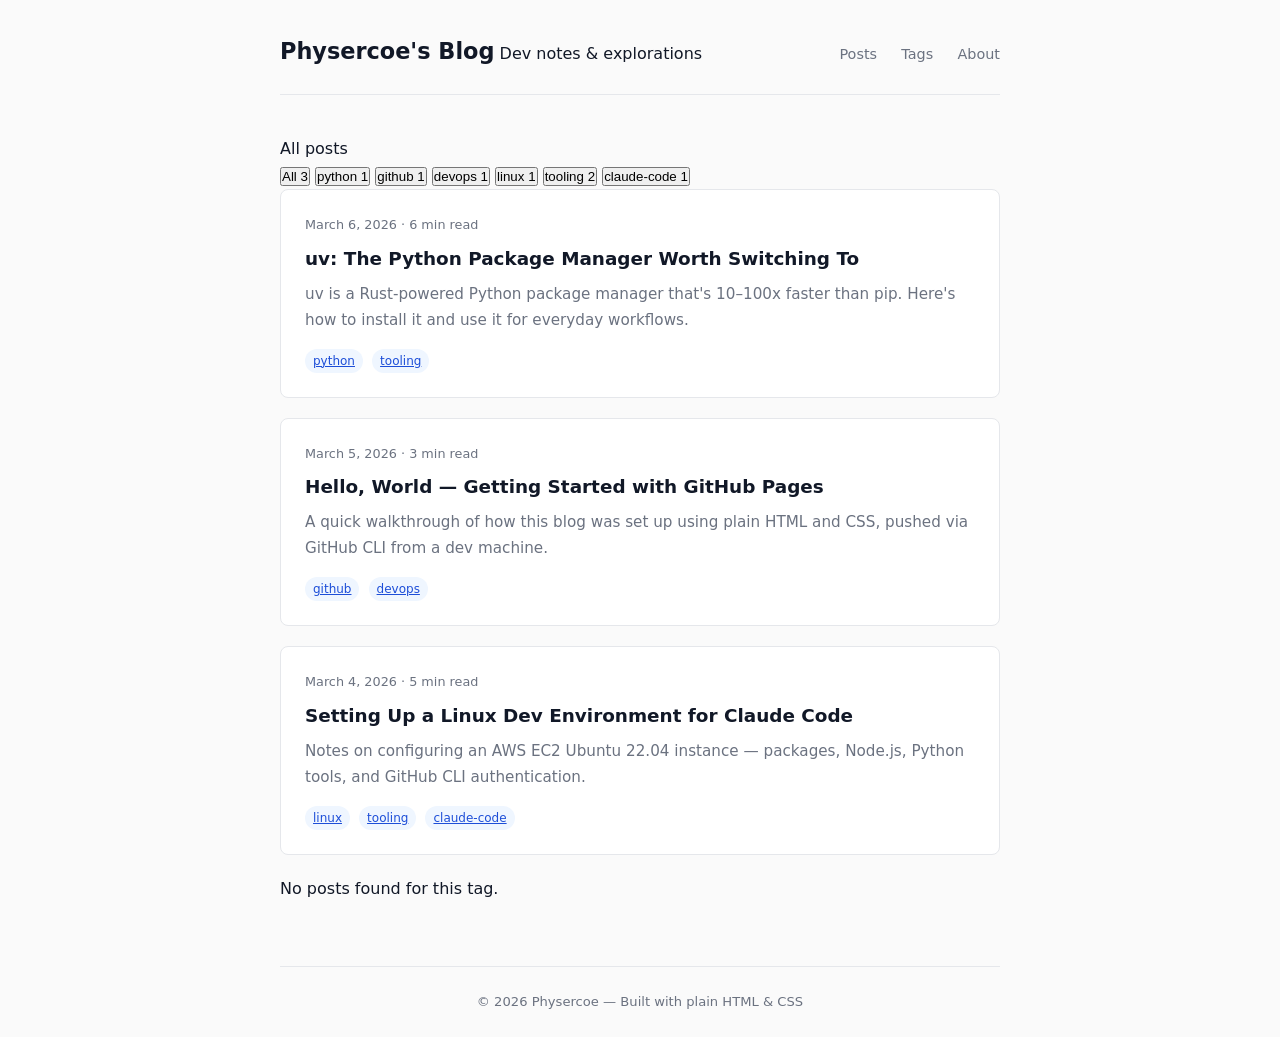
<file: index.html>
<!DOCTYPE html>
<html lang="en">
<head>
  <meta charset="UTF-8">
  <meta name="viewport" content="width=device-width, initial-scale=1.0">
  <title>Physercoe's Blog</title>
  <link rel="stylesheet" href="style.css">
</head>
<body>

<header>
  <div class="site-brand">
    <a class="site-title" href="/">Physercoe's Blog</a>
    <span class="site-tagline">Dev notes &amp; explorations</span>
  </div>
  <nav>
    <a href="/" class="active">Posts</a>
    <a href="tags.html">Tags</a>
    <a href="about.html">About</a>
  </nav>
</header>

<main>
  <p class="section-heading">All posts</p>

  <!-- Tag filter bar -->
  <div class="tag-filter" id="tagFilter">
    <button class="filter-btn active" data-tag="all">All <span class="count">3</span></button>
    <button class="filter-btn" data-tag="python">python <span class="count">1</span></button>
    <button class="filter-btn" data-tag="github">github <span class="count">1</span></button>
    <button class="filter-btn" data-tag="devops">devops <span class="count">1</span></button>
    <button class="filter-btn" data-tag="linux">linux <span class="count">1</span></button>
    <button class="filter-btn" data-tag="tooling">tooling <span class="count">2</span></button>
    <button class="filter-btn" data-tag="claude-code">claude-code <span class="count">1</span></button>
  </div>

  <ul class="post-list" id="postList">

    <li class="post-card" data-tags="python tooling">
      <div class="meta">
        <span>March 6, 2026</span>
        <span class="dot">&middot;</span>
        <span>6 min read</span>
      </div>
      <h2><a href="posts/python-uv.html">uv: The Python Package Manager Worth Switching To</a></h2>
      <p class="excerpt">uv is a Rust-powered Python package manager that's 10–100x faster than pip. Here's how to install it and use it for everyday workflows.</p>
      <div class="tags">
        <a class="tag" href="tags.html#python">python</a>
        <a class="tag" href="tags.html#tooling">tooling</a>
      </div>
    </li>

    <li class="post-card" data-tags="github devops">
      <div class="meta">
        <span>March 5, 2026</span>
        <span class="dot">&middot;</span>
        <span>3 min read</span>
      </div>
      <h2><a href="posts/hello-world.html">Hello, World — Getting Started with GitHub Pages</a></h2>
      <p class="excerpt">A quick walkthrough of how this blog was set up using plain HTML and CSS, pushed via GitHub CLI from a dev machine.</p>
      <div class="tags">
        <a class="tag" href="tags.html#github">github</a>
        <a class="tag" href="tags.html#devops">devops</a>
      </div>
    </li>

    <li class="post-card" data-tags="linux tooling claude-code">
      <div class="meta">
        <span>March 4, 2026</span>
        <span class="dot">&middot;</span>
        <span>5 min read</span>
      </div>
      <h2><a href="posts/dev-environment.html">Setting Up a Linux Dev Environment for Claude Code</a></h2>
      <p class="excerpt">Notes on configuring an AWS EC2 Ubuntu 22.04 instance — packages, Node.js, Python tools, and GitHub CLI authentication.</p>
      <div class="tags">
        <a class="tag" href="tags.html#linux">linux</a>
        <a class="tag" href="tags.html#tooling">tooling</a>
        <a class="tag" href="tags.html#claude-code">claude-code</a>
      </div>
    </li>

  </ul>
  <p class="no-results" id="noResults">No posts found for this tag.</p>
</main>

<footer>
  &copy; 2026 Physercoe &mdash; Built with plain HTML &amp; CSS
</footer>

<script>
  const filterBtns = document.querySelectorAll('.filter-btn');
  const posts = document.querySelectorAll('.post-card');
  const noResults = document.getElementById('noResults');

  filterBtns.forEach(btn => {
    btn.addEventListener('click', () => {
      const tag = btn.dataset.tag;

      filterBtns.forEach(b => b.classList.remove('active'));
      btn.classList.add('active');

      let visible = 0;
      posts.forEach(post => {
        const tags = post.dataset.tags.split(' ');
        const show = tag === 'all' || tags.includes(tag);
        post.classList.toggle('hidden', !show);
        if (show) visible++;
      });

      noResults.classList.toggle('visible', visible === 0);
    });
  });

  // Make entire card clickable
  document.querySelectorAll('.post-card').forEach(card => {
    card.addEventListener('click', e => {
      if (e.target.tagName === 'A') return;
      card.querySelector('h2 a').click();
    });
  });
</script>

</body>
</html>
</file>
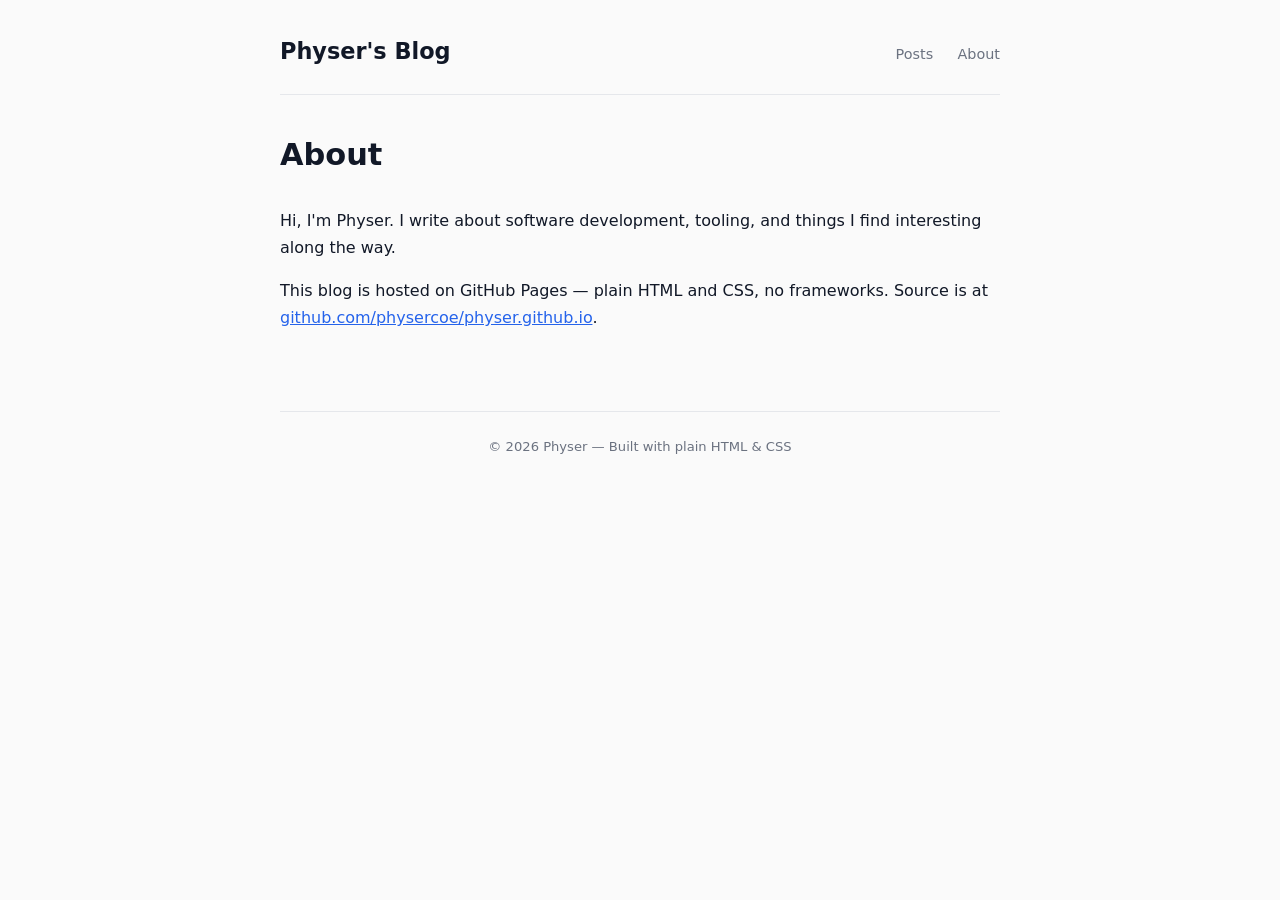
<file: about.html>
<!DOCTYPE html>
<html lang="en">
<head>
  <meta charset="UTF-8">
  <meta name="viewport" content="width=device-width, initial-scale=1.0">
  <title>About — Physer's Blog</title>
  <link rel="stylesheet" href="style.css">
</head>
<body>

<header>
  <a class="site-title" href="/">Physer's Blog</a>
  <nav>
    <a href="/">Posts</a>
    <a href="about.html">About</a>
  </nav>
</header>

<main>
  <div class="post-header">
    <h1>About</h1>
  </div>
  <div class="post-body">
    <p>
      Hi, I'm Physer. I write about software development, tooling, and things I find
      interesting along the way.
    </p>
    <p>
      This blog is hosted on GitHub Pages — plain HTML and CSS, no frameworks.
      Source is at <a href="https://github.com/physercoe/physer.github.io" style="color:var(--accent)">github.com/physercoe/physer.github.io</a>.
    </p>
  </div>
</main>

<footer>
  &copy; 2026 Physer &mdash; Built with plain HTML &amp; CSS
</footer>

</body>
</html>
</file>
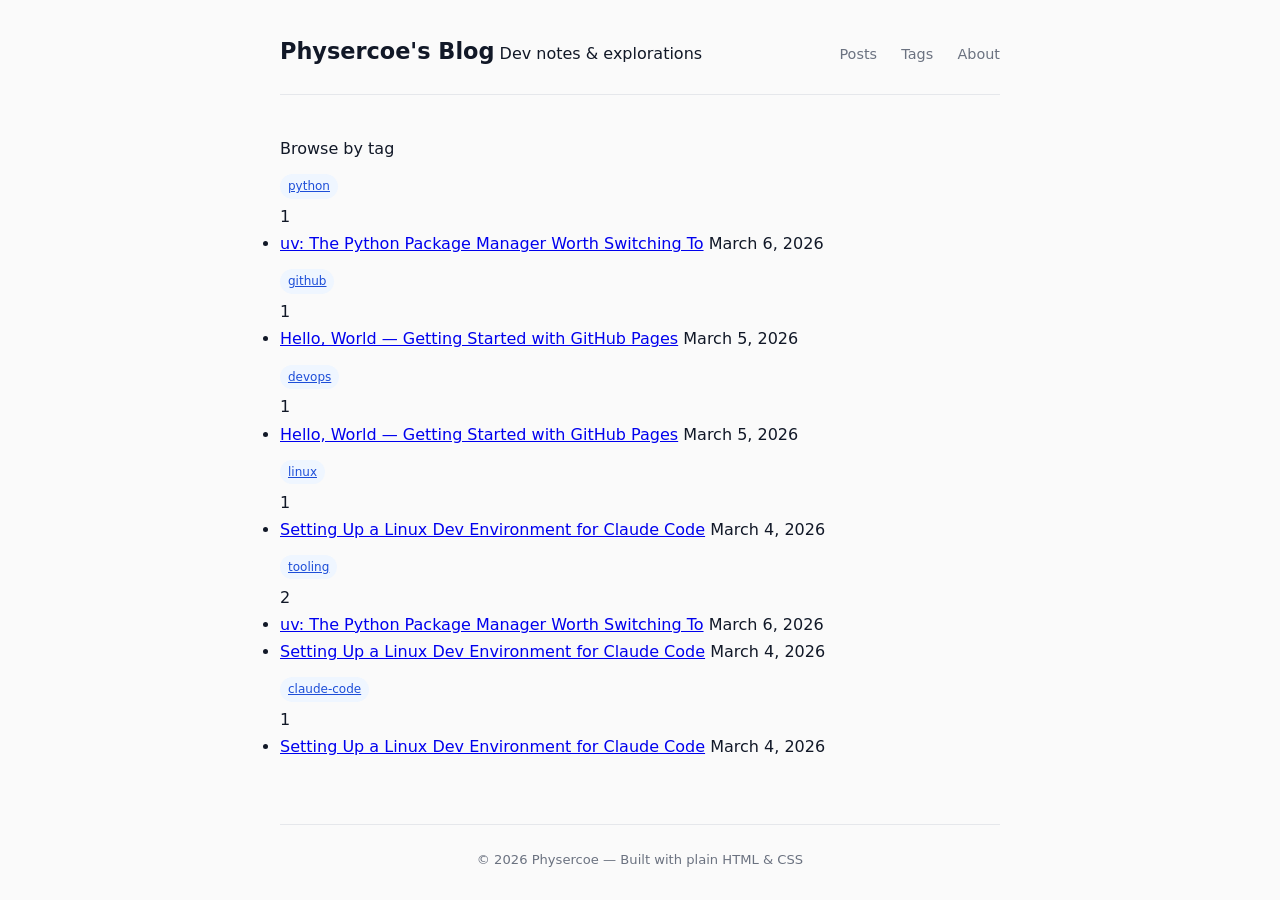
<file: tags.html>
<!DOCTYPE html>
<html lang="en">
<head>
  <meta charset="UTF-8">
  <meta name="viewport" content="width=device-width, initial-scale=1.0">
  <title>Tags — Physercoe's Blog</title>
  <link rel="stylesheet" href="style.css">
</head>
<body>

<header>
  <div class="site-brand">
    <a class="site-title" href="/">Physercoe's Blog</a>
    <span class="site-tagline">Dev notes &amp; explorations</span>
  </div>
  <nav>
    <a href="/">Posts</a>
    <a href="tags.html" class="active">Tags</a>
    <a href="about.html">About</a>
  </nav>
</header>

<main>
  <p class="section-heading">Browse by tag</p>

  <div id="python" class="tag-group">
    <div class="tag-group-header">
      <h2><a class="tag" href="tags.html#python">python</a></h2>
      <span class="tag-count-badge">1</span>
    </div>
    <ul class="tag-post-list">
      <li class="tag-post-item">
        <a href="posts/python-uv.html">uv: The Python Package Manager Worth Switching To</a>
        <span class="date">March 6, 2026</span>
      </li>
    </ul>
  </div>

  <div id="github" class="tag-group">
    <div class="tag-group-header">
      <h2><a class="tag" href="tags.html#github">github</a></h2>
      <span class="tag-count-badge">1</span>
    </div>
    <ul class="tag-post-list">
      <li class="tag-post-item">
        <a href="posts/hello-world.html">Hello, World — Getting Started with GitHub Pages</a>
        <span class="date">March 5, 2026</span>
      </li>
    </ul>
  </div>

  <div id="devops" class="tag-group">
    <div class="tag-group-header">
      <h2><a class="tag" href="tags.html#devops">devops</a></h2>
      <span class="tag-count-badge">1</span>
    </div>
    <ul class="tag-post-list">
      <li class="tag-post-item">
        <a href="posts/hello-world.html">Hello, World — Getting Started with GitHub Pages</a>
        <span class="date">March 5, 2026</span>
      </li>
    </ul>
  </div>

  <div id="linux" class="tag-group">
    <div class="tag-group-header">
      <h2><a class="tag" href="tags.html#linux">linux</a></h2>
      <span class="tag-count-badge">1</span>
    </div>
    <ul class="tag-post-list">
      <li class="tag-post-item">
        <a href="posts/dev-environment.html">Setting Up a Linux Dev Environment for Claude Code</a>
        <span class="date">March 4, 2026</span>
      </li>
    </ul>
  </div>

  <div id="tooling" class="tag-group">
    <div class="tag-group-header">
      <h2><a class="tag" href="tags.html#tooling">tooling</a></h2>
      <span class="tag-count-badge">2</span>
    </div>
    <ul class="tag-post-list">
      <li class="tag-post-item">
        <a href="posts/python-uv.html">uv: The Python Package Manager Worth Switching To</a>
        <span class="date">March 6, 2026</span>
      </li>
      <li class="tag-post-item">
        <a href="posts/dev-environment.html">Setting Up a Linux Dev Environment for Claude Code</a>
        <span class="date">March 4, 2026</span>
      </li>
    </ul>
  </div>

  <div id="claude-code" class="tag-group">
    <div class="tag-group-header">
      <h2><a class="tag" href="tags.html#claude-code">claude-code</a></h2>
      <span class="tag-count-badge">1</span>
    </div>
    <ul class="tag-post-list">
      <li class="tag-post-item">
        <a href="posts/dev-environment.html">Setting Up a Linux Dev Environment for Claude Code</a>
        <span class="date">March 4, 2026</span>
      </li>
    </ul>
  </div>

</main>

<footer>
  &copy; 2026 Physercoe &mdash; Built with plain HTML &amp; CSS
</footer>

</body>
</html>
</file>
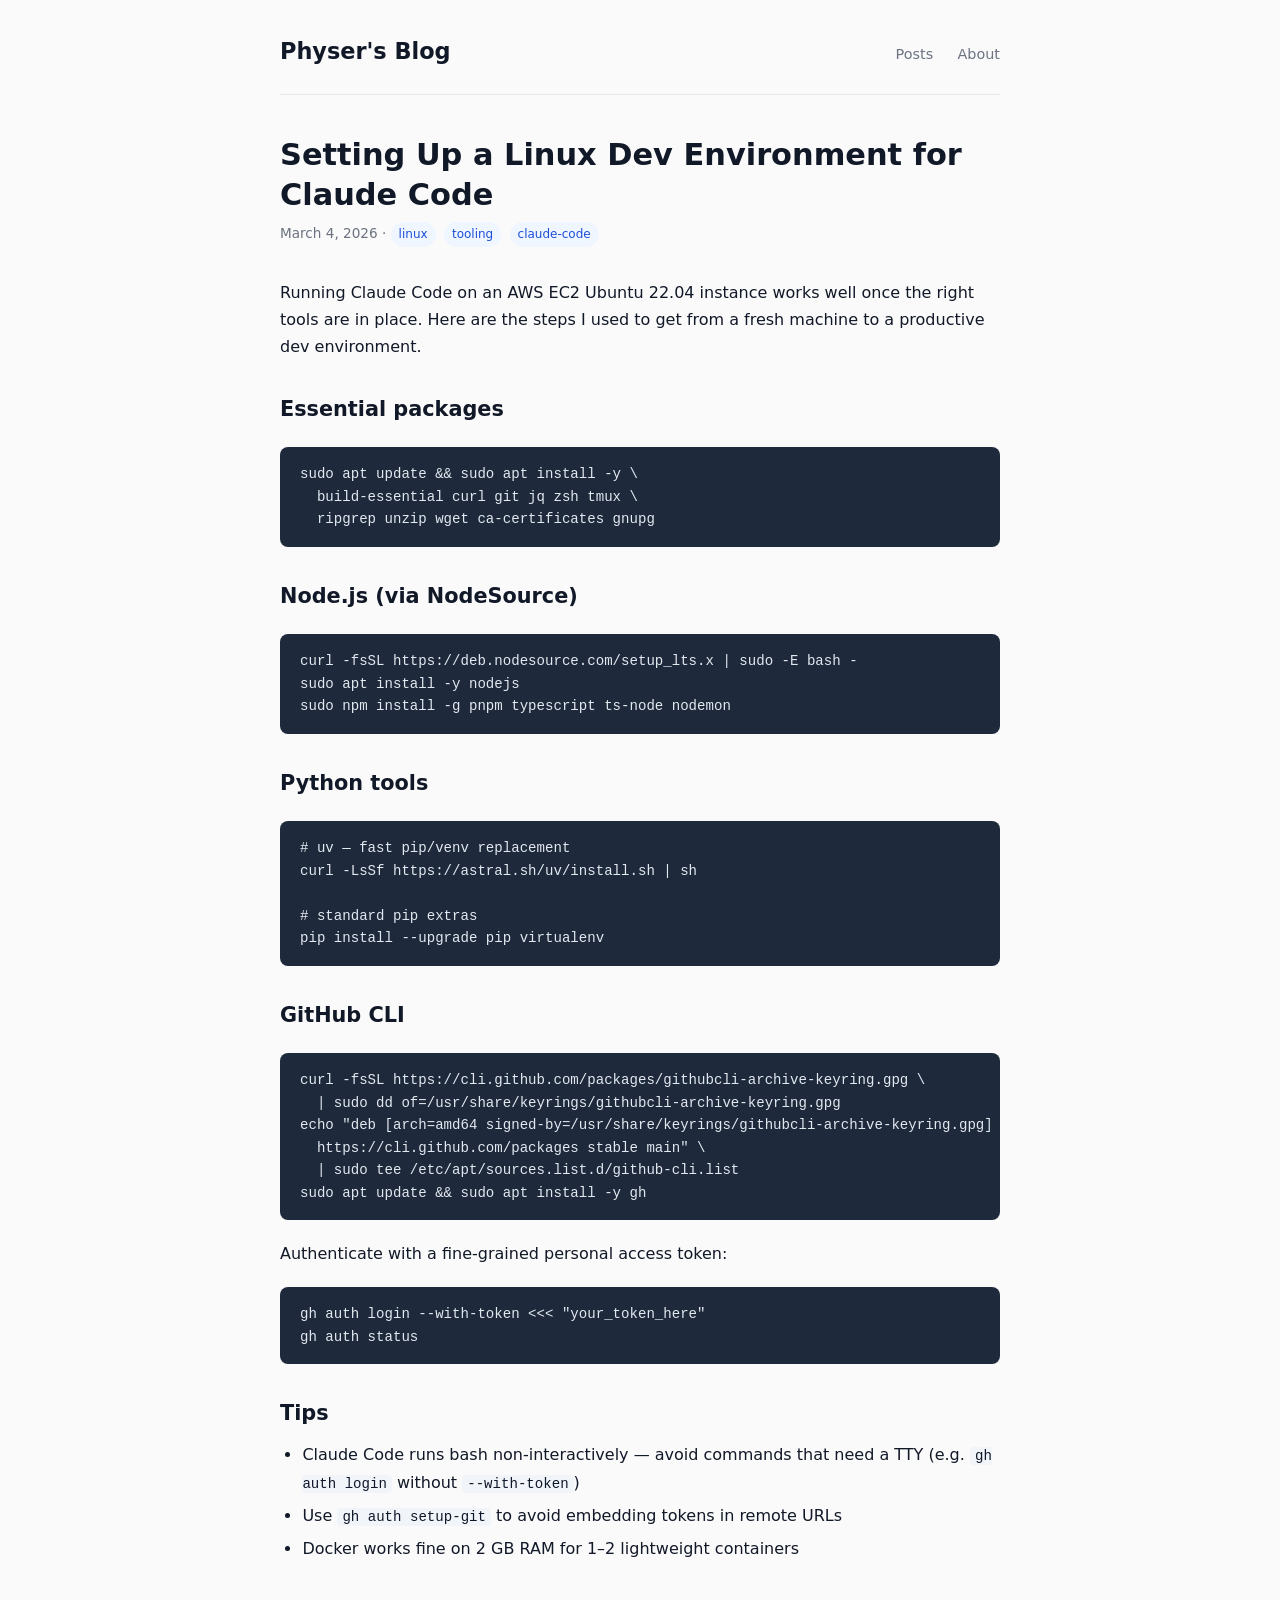
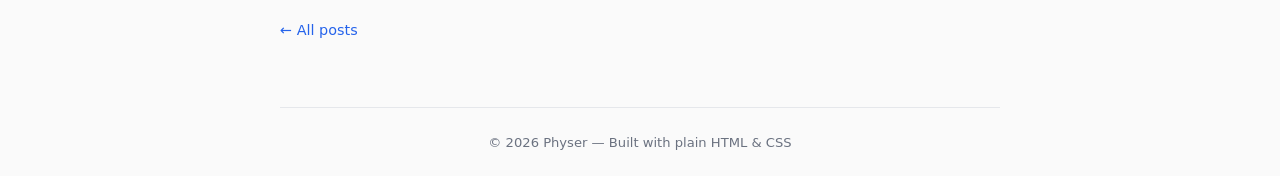
<file: posts/dev-environment.html>
<!DOCTYPE html>
<html lang="en">
<head>
  <meta charset="UTF-8">
  <meta name="viewport" content="width=device-width, initial-scale=1.0">
  <title>Setting Up a Linux Dev Environment — Physer's Blog</title>
  <link rel="stylesheet" href="../style.css">
</head>
<body>

<header>
  <a class="site-title" href="/">Physer's Blog</a>
  <nav>
    <a href="/">Posts</a>
    <a href="../about.html">About</a>
  </nav>
</header>

<main>
  <article>
    <div class="post-header">
      <h1>Setting Up a Linux Dev Environment for Claude Code</h1>
      <div class="meta">March 4, 2026 &middot; <span class="tag">linux</span> <span class="tag">tooling</span> <span class="tag">claude-code</span></div>
    </div>

    <div class="post-body">
      <p>
        Running Claude Code on an AWS EC2 Ubuntu 22.04 instance works well once the
        right tools are in place. Here are the steps I used to get from a fresh machine
        to a productive dev environment.
      </p>

      <h2>Essential packages</h2>
      <pre><code>sudo apt update && sudo apt install -y \
  build-essential curl git jq zsh tmux \
  ripgrep unzip wget ca-certificates gnupg</code></pre>

      <h2>Node.js (via NodeSource)</h2>
      <pre><code>curl -fsSL https://deb.nodesource.com/setup_lts.x | sudo -E bash -
sudo apt install -y nodejs
sudo npm install -g pnpm typescript ts-node nodemon</code></pre>

      <h2>Python tools</h2>
      <pre><code># uv — fast pip/venv replacement
curl -LsSf https://astral.sh/uv/install.sh | sh

# standard pip extras
pip install --upgrade pip virtualenv</code></pre>

      <h2>GitHub CLI</h2>
      <pre><code>curl -fsSL https://cli.github.com/packages/githubcli-archive-keyring.gpg \
  | sudo dd of=/usr/share/keyrings/githubcli-archive-keyring.gpg
echo "deb [arch=amd64 signed-by=/usr/share/keyrings/githubcli-archive-keyring.gpg] \
  https://cli.github.com/packages stable main" \
  | sudo tee /etc/apt/sources.list.d/github-cli.list
sudo apt update && sudo apt install -y gh</code></pre>

      <p>Authenticate with a fine-grained personal access token:</p>
      <pre><code>gh auth login --with-token &lt;&lt;&lt; "your_token_here"
gh auth status</code></pre>

      <h2>Tips</h2>
      <ul>
        <li>Claude Code runs bash non-interactively — avoid commands that need a TTY (e.g. <code>gh auth login</code> without <code>--with-token</code>)</li>
        <li>Use <code>gh auth setup-git</code> to avoid embedding tokens in remote URLs</li>
        <li>Docker works fine on 2 GB RAM for 1–2 lightweight containers</li>
      </ul>
    </div>

    <a class="back-link" href="/">&larr; All posts</a>
  </article>
</main>

<footer>
  &copy; 2026 Physer &mdash; Built with plain HTML &amp; CSS
</footer>

</body>
</html>
</file>
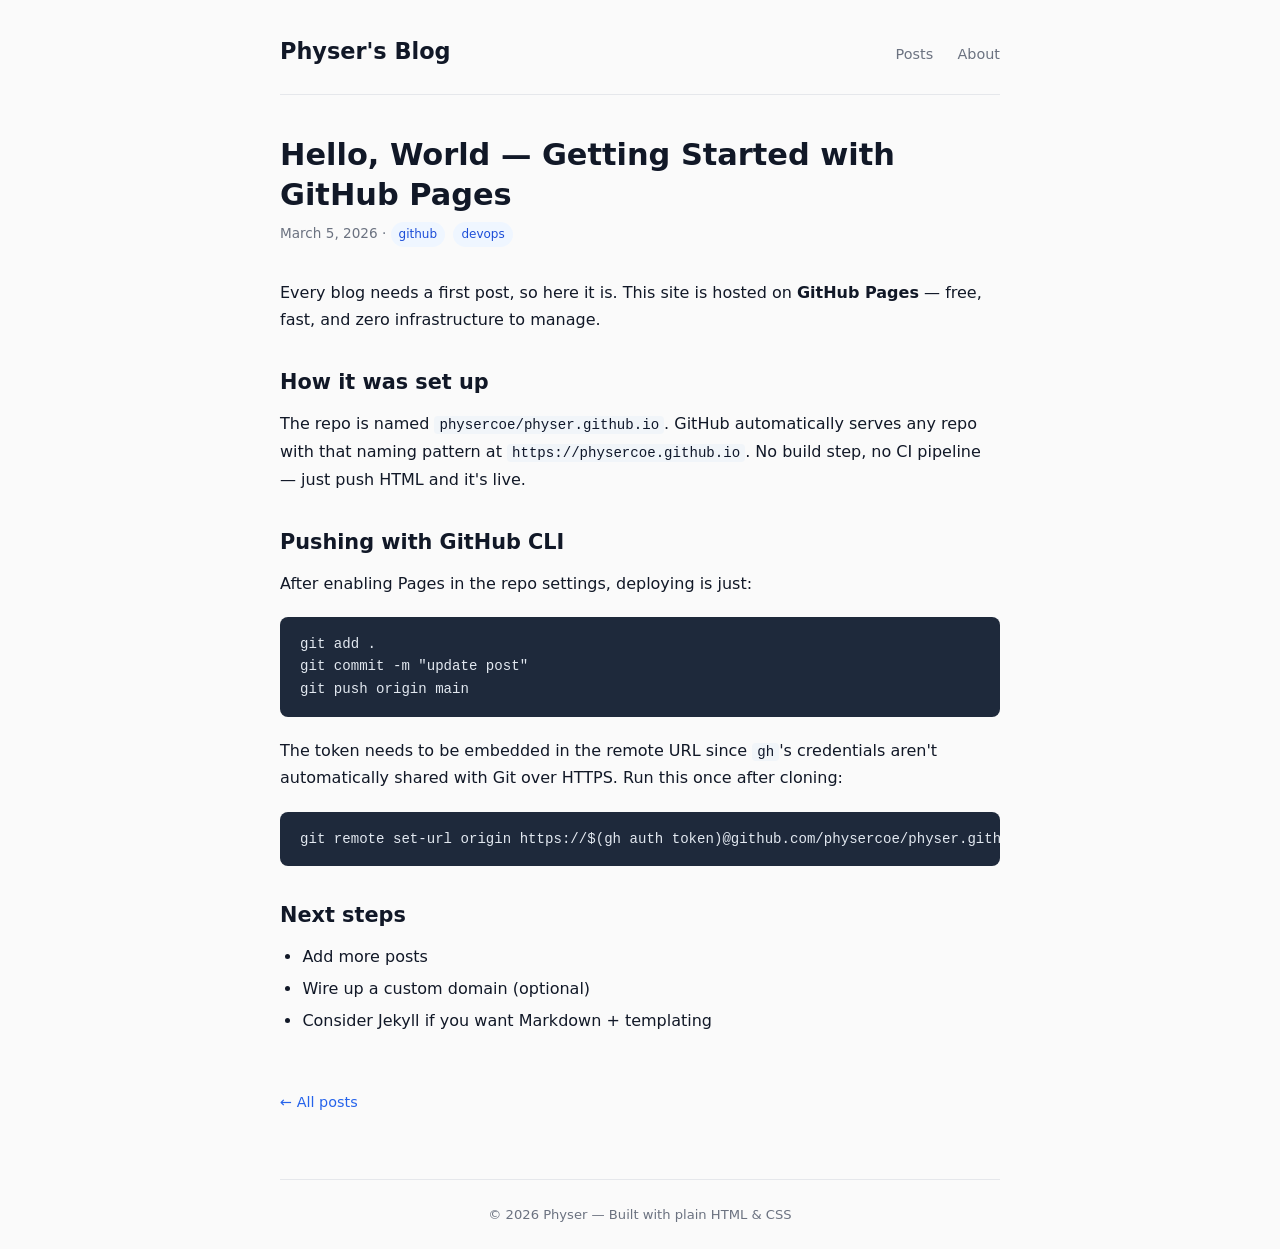
<file: posts/hello-world.html>
<!DOCTYPE html>
<html lang="en">
<head>
  <meta charset="UTF-8">
  <meta name="viewport" content="width=device-width, initial-scale=1.0">
  <title>Hello, World — Physer's Blog</title>
  <link rel="stylesheet" href="../style.css">
</head>
<body>

<header>
  <a class="site-title" href="/">Physer's Blog</a>
  <nav>
    <a href="/">Posts</a>
    <a href="../about.html">About</a>
  </nav>
</header>

<main>
  <article>
    <div class="post-header">
      <h1>Hello, World — Getting Started with GitHub Pages</h1>
      <div class="meta">March 5, 2026 &middot; <span class="tag">github</span> <span class="tag">devops</span></div>
    </div>

    <div class="post-body">
      <p>
        Every blog needs a first post, so here it is. This site is hosted on
        <strong>GitHub Pages</strong> — free, fast, and zero infrastructure to manage.
      </p>

      <h2>How it was set up</h2>
      <p>
        The repo is named <code>physercoe/physer.github.io</code>. GitHub automatically
        serves any repo with that naming pattern at <code>https://physercoe.github.io</code>.
        No build step, no CI pipeline — just push HTML and it's live.
      </p>

      <h2>Pushing with GitHub CLI</h2>
      <p>After enabling Pages in the repo settings, deploying is just:</p>
      <pre><code>git add .
git commit -m "update post"
git push origin main</code></pre>

      <p>
        The token needs to be embedded in the remote URL since <code>gh</code>'s credentials
        aren't automatically shared with Git over HTTPS. Run this once after cloning:
      </p>
      <pre><code>git remote set-url origin https://$(gh auth token)@github.com/physercoe/physer.github.io.git</code></pre>

      <h2>Next steps</h2>
      <ul>
        <li>Add more posts</li>
        <li>Wire up a custom domain (optional)</li>
        <li>Consider Jekyll if you want Markdown + templating</li>
      </ul>
    </div>

    <a class="back-link" href="/">&larr; All posts</a>
  </article>
</main>

<footer>
  &copy; 2026 Physer &mdash; Built with plain HTML &amp; CSS
</footer>

</body>
</html>
</file>
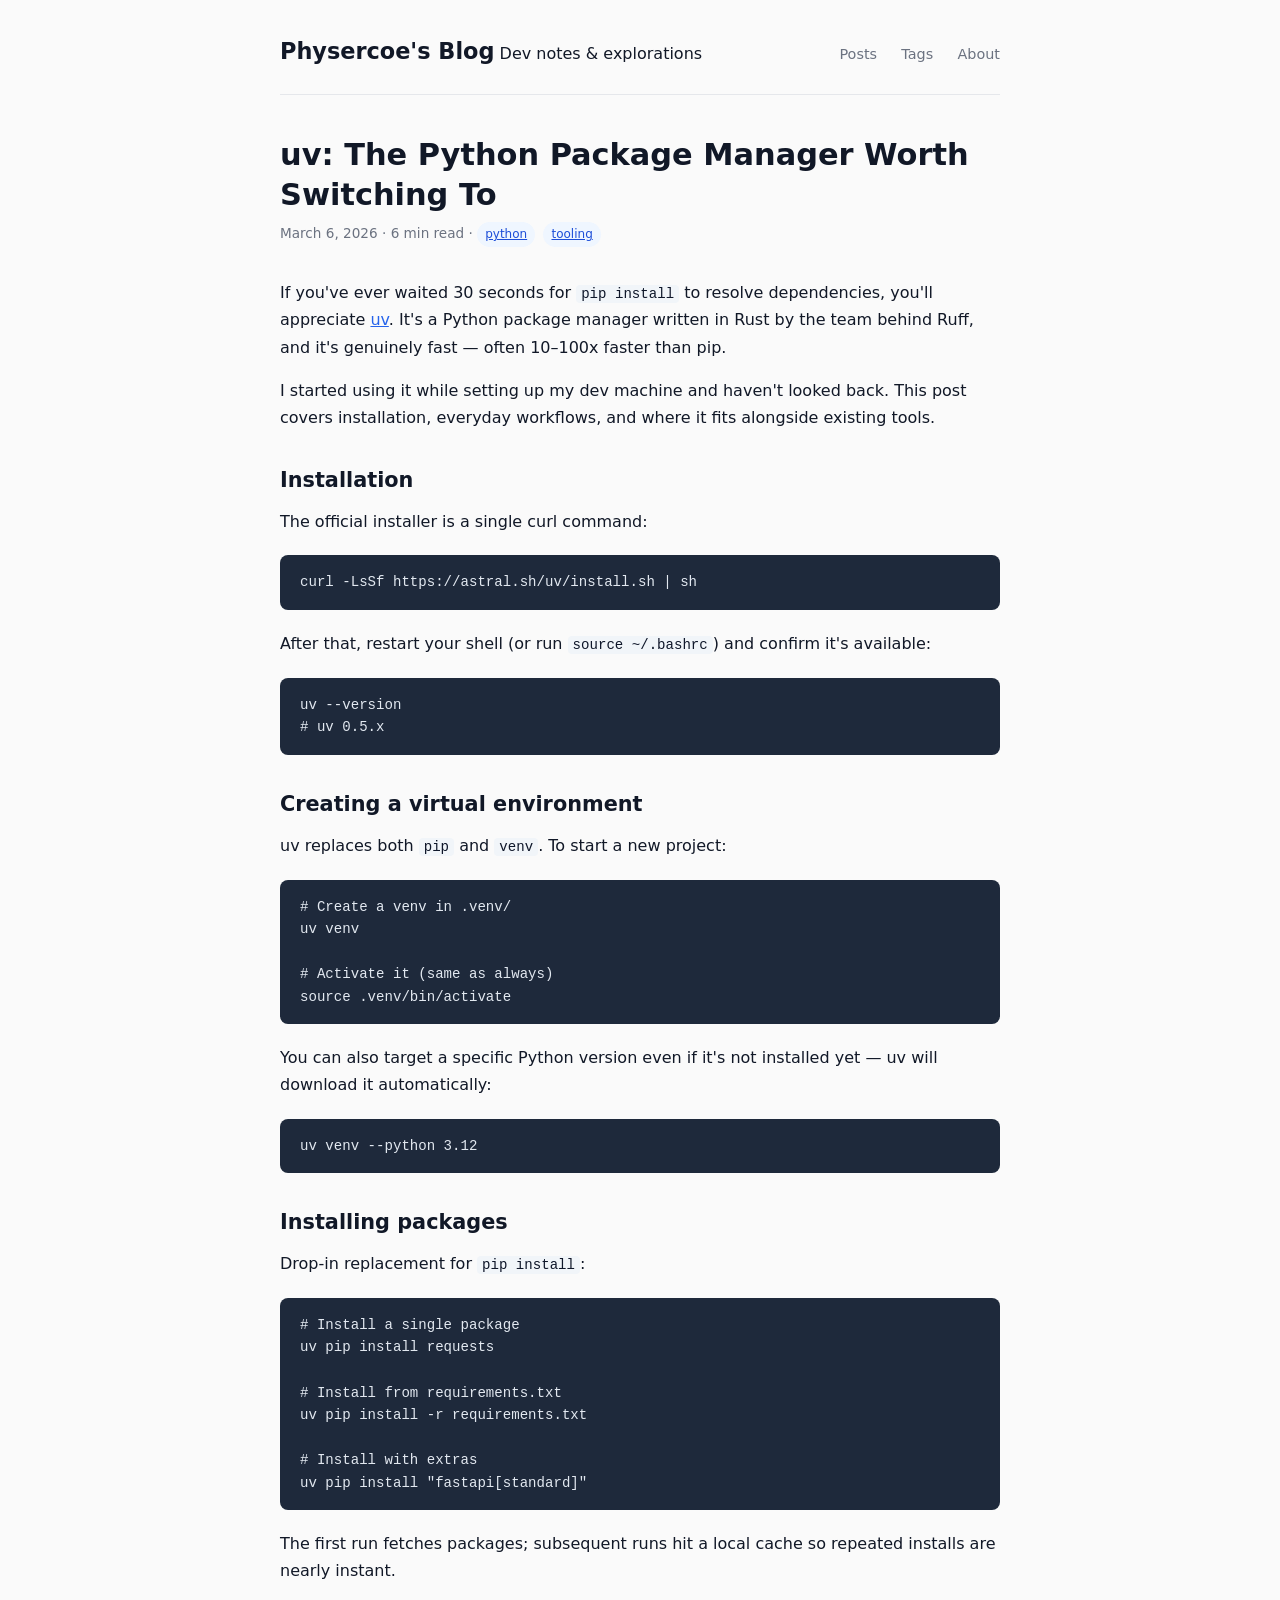
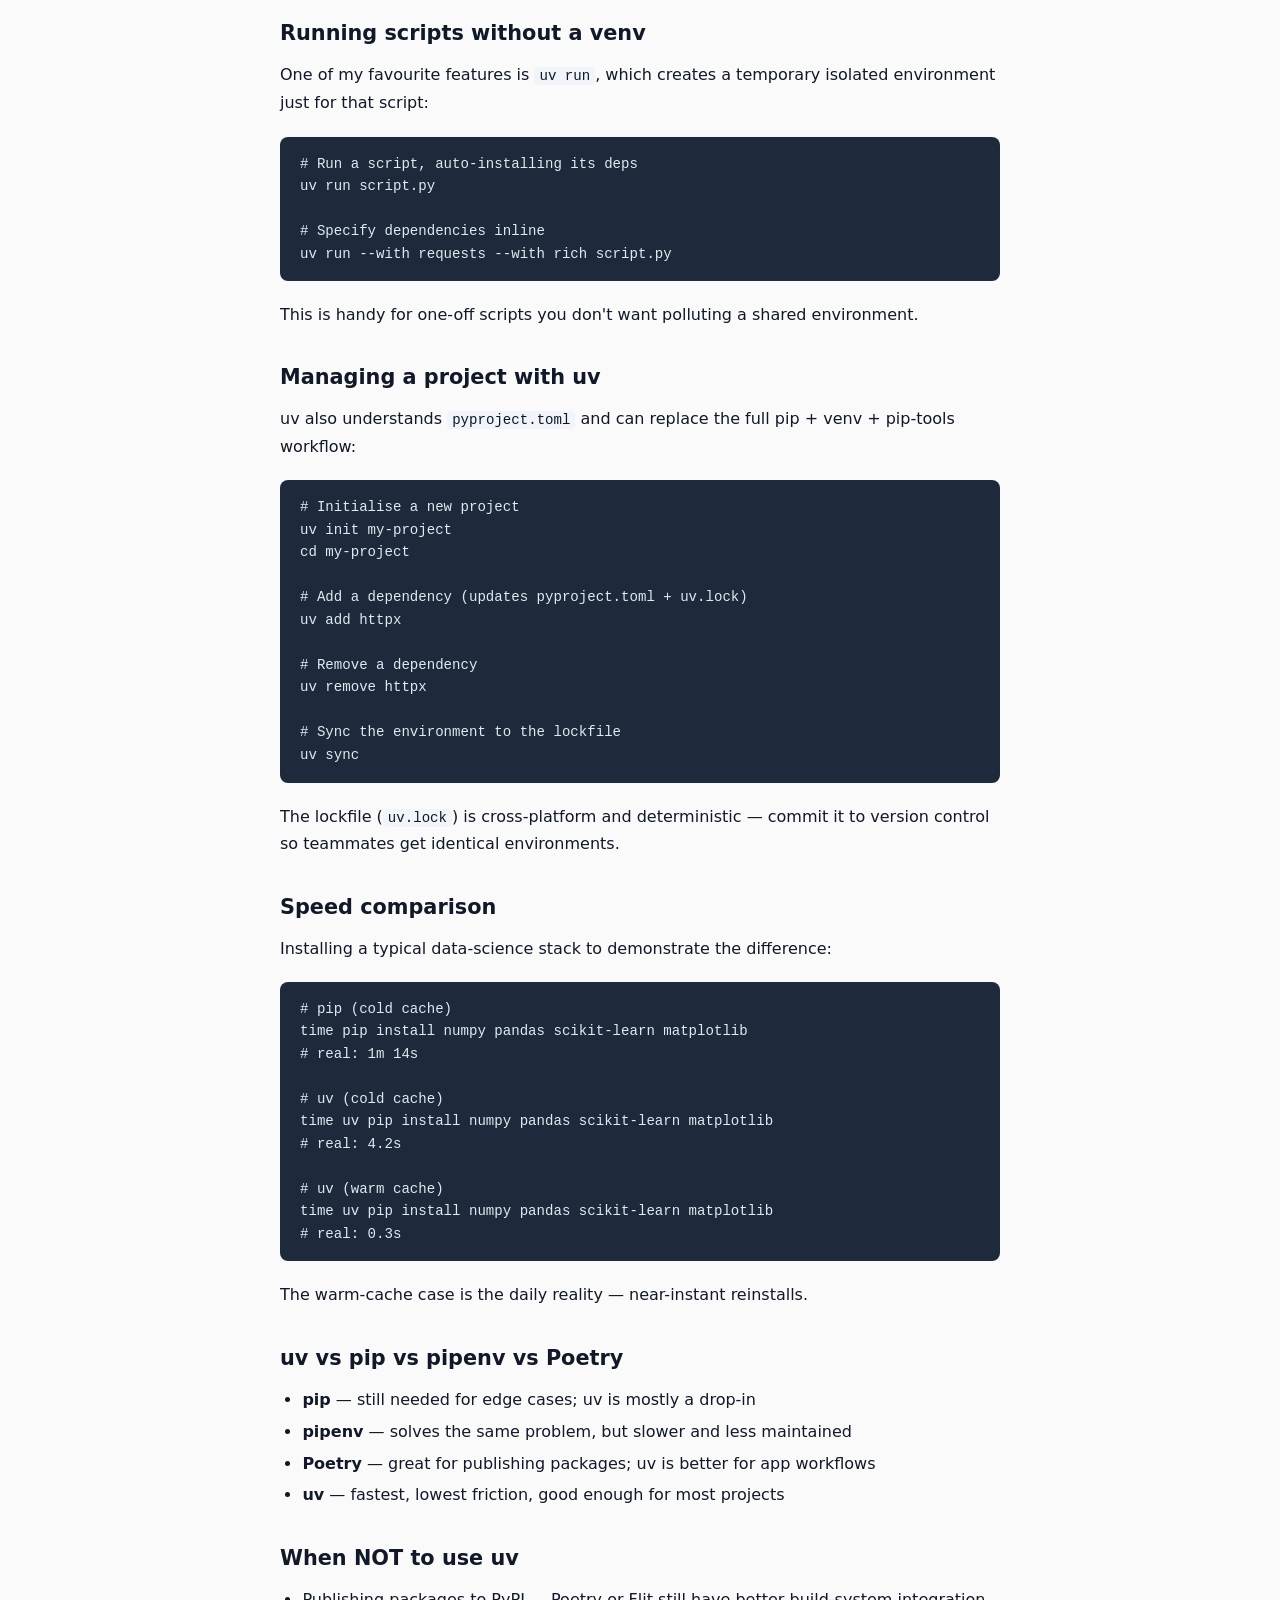
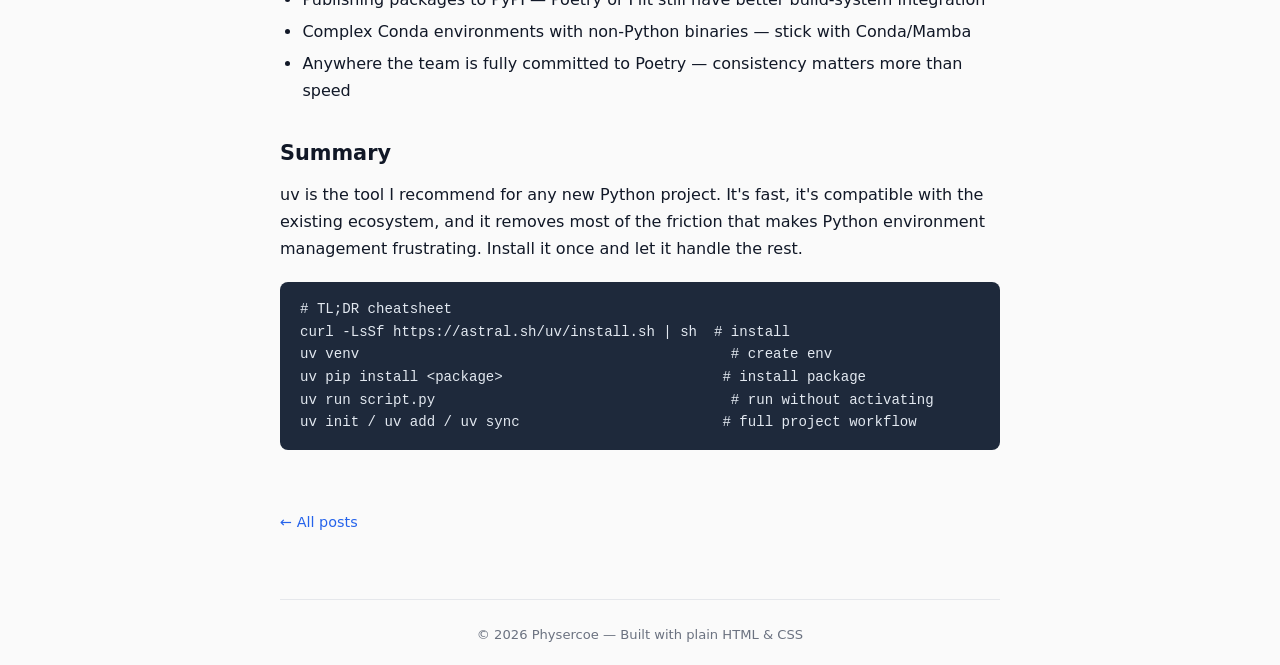
<file: posts/python-uv.html>
<!DOCTYPE html>
<html lang="en">
<head>
  <meta charset="UTF-8">
  <meta name="viewport" content="width=device-width, initial-scale=1.0">
  <title>uv: The Python Package Manager Worth Switching To — Physercoe's Blog</title>
  <link rel="stylesheet" href="../style.css">
</head>
<body>

<header>
  <div class="site-brand">
    <a class="site-title" href="/">Physercoe's Blog</a>
    <span class="site-tagline">Dev notes &amp; explorations</span>
  </div>
  <nav>
    <a href="/">Posts</a>
    <a href="../tags.html">Tags</a>
    <a href="../about.html">About</a>
  </nav>
</header>

<main>
  <article>
    <div class="post-header">
      <h1>uv: The Python Package Manager Worth Switching To</h1>
      <div class="meta">
        <span>March 6, 2026</span>
        <span class="dot">&middot;</span>
        <span>6 min read</span>
        <span class="dot">&middot;</span>
        <a class="tag" href="../tags.html#python">python</a>
        <a class="tag" href="../tags.html#tooling">tooling</a>
      </div>
    </div>

    <div class="post-body">
      <p>
        If you've ever waited 30 seconds for <code>pip install</code> to resolve dependencies,
        you'll appreciate <a href="https://github.com/astral-sh/uv" style="color:var(--accent)">uv</a>.
        It's a Python package manager written in Rust by the team behind Ruff, and it's
        genuinely fast — often 10–100x faster than pip.
      </p>
      <p>
        I started using it while setting up my dev machine and haven't looked back.
        This post covers installation, everyday workflows, and where it fits alongside
        existing tools.
      </p>

      <h2>Installation</h2>
      <p>The official installer is a single curl command:</p>
      <pre><code>curl -LsSf https://astral.sh/uv/install.sh | sh</code></pre>
      <p>
        After that, restart your shell (or run <code>source ~/.bashrc</code>) and confirm it's available:
      </p>
      <pre><code>uv --version
# uv 0.5.x</code></pre>

      <h2>Creating a virtual environment</h2>
      <p>
        uv replaces both <code>pip</code> and <code>venv</code>. To start a new project:
      </p>
      <pre><code># Create a venv in .venv/
uv venv

# Activate it (same as always)
source .venv/bin/activate</code></pre>
      <p>
        You can also target a specific Python version even if it's not installed yet —
        uv will download it automatically:
      </p>
      <pre><code>uv venv --python 3.12</code></pre>

      <h2>Installing packages</h2>
      <p>
        Drop-in replacement for <code>pip install</code>:
      </p>
      <pre><code># Install a single package
uv pip install requests

# Install from requirements.txt
uv pip install -r requirements.txt

# Install with extras
uv pip install "fastapi[standard]"</code></pre>
      <p>
        The first run fetches packages; subsequent runs hit a local cache so repeated
        installs are nearly instant.
      </p>

      <h2>Running scripts without a venv</h2>
      <p>
        One of my favourite features is <code>uv run</code>, which creates a temporary
        isolated environment just for that script:
      </p>
      <pre><code># Run a script, auto-installing its deps
uv run script.py

# Specify dependencies inline
uv run --with requests --with rich script.py</code></pre>
      <p>
        This is handy for one-off scripts you don't want polluting a shared environment.
      </p>

      <h2>Managing a project with uv</h2>
      <p>
        uv also understands <code>pyproject.toml</code> and can replace the full
        pip + venv + pip-tools workflow:
      </p>
      <pre><code># Initialise a new project
uv init my-project
cd my-project

# Add a dependency (updates pyproject.toml + uv.lock)
uv add httpx

# Remove a dependency
uv remove httpx

# Sync the environment to the lockfile
uv sync</code></pre>
      <p>
        The lockfile (<code>uv.lock</code>) is cross-platform and deterministic — commit it
        to version control so teammates get identical environments.
      </p>

      <h2>Speed comparison</h2>
      <p>Installing a typical data-science stack to demonstrate the difference:</p>
      <pre><code># pip (cold cache)
time pip install numpy pandas scikit-learn matplotlib
# real: 1m 14s

# uv (cold cache)
time uv pip install numpy pandas scikit-learn matplotlib
# real: 4.2s

# uv (warm cache)
time uv pip install numpy pandas scikit-learn matplotlib
# real: 0.3s</code></pre>
      <p>The warm-cache case is the daily reality — near-instant reinstalls.</p>

      <h2>uv vs pip vs pipenv vs Poetry</h2>
      <ul>
        <li><strong>pip</strong> — still needed for edge cases; uv is mostly a drop-in</li>
        <li><strong>pipenv</strong> — solves the same problem, but slower and less maintained</li>
        <li><strong>Poetry</strong> — great for publishing packages; uv is better for app workflows</li>
        <li><strong>uv</strong> — fastest, lowest friction, good enough for most projects</li>
      </ul>

      <h2>When NOT to use uv</h2>
      <ul>
        <li>Publishing packages to PyPI — Poetry or Flit still have better build-system integration</li>
        <li>Complex Conda environments with non-Python binaries — stick with Conda/Mamba</li>
        <li>Anywhere the team is fully committed to Poetry — consistency matters more than speed</li>
      </ul>

      <h2>Summary</h2>
      <p>
        uv is the tool I recommend for any new Python project. It's fast, it's compatible
        with the existing ecosystem, and it removes most of the friction that makes Python
        environment management frustrating. Install it once and let it handle the rest.
      </p>

      <pre><code># TL;DR cheatsheet
curl -LsSf https://astral.sh/uv/install.sh | sh  # install
uv venv                                            # create env
uv pip install &lt;package&gt;                          # install package
uv run script.py                                   # run without activating
uv init / uv add / uv sync                        # full project workflow</code></pre>
    </div>

    <a class="back-link" href="/">&larr; All posts</a>
  </article>
</main>

<footer>
  &copy; 2026 Physercoe &mdash; Built with plain HTML &amp; CSS
</footer>

</body>
</html>
</file>
<file: style.css>
*, *::before, *::after { box-sizing: border-box; margin: 0; padding: 0; }

:root {
  --bg: #fafafa;
  --surface: #ffffff;
  --border: #e5e7eb;
  --text: #111827;
  --muted: #6b7280;
  --accent: #2563eb;
  --accent-hover: #1d4ed8;
  --tag-bg: #eff6ff;
  --tag-color: #1d4ed8;
  --radius: 8px;
  --max-w: 720px;
}

body {
  font-family: system-ui, -apple-system, sans-serif;
  background: var(--bg);
  color: var(--text);
  line-height: 1.7;
  padding: 0 1rem;
}

/* ── Header ── */
header {
  max-width: var(--max-w);
  margin: 0 auto;
  padding: 2rem 0 1.5rem;
  border-bottom: 1px solid var(--border);
  display: flex;
  align-items: baseline;
  justify-content: space-between;
  flex-wrap: wrap;
  gap: 0.5rem;
}

header .site-title {
  font-size: 1.4rem;
  font-weight: 700;
  color: var(--text);
  text-decoration: none;
}

header nav a {
  color: var(--muted);
  text-decoration: none;
  font-size: 0.9rem;
  margin-left: 1.2rem;
  transition: color 0.15s;
}

header nav a:hover { color: var(--accent); }

/* ── Main layout ── */
main {
  max-width: var(--max-w);
  margin: 0 auto;
  padding: 2.5rem 0 4rem;
}

/* ── Post list ── */
.post-list { list-style: none; }

.post-card {
  background: var(--surface);
  border: 1px solid var(--border);
  border-radius: var(--radius);
  padding: 1.5rem;
  margin-bottom: 1.25rem;
  transition: box-shadow 0.15s, border-color 0.15s;
}

.post-card:hover {
  box-shadow: 0 4px 12px rgba(0,0,0,0.07);
  border-color: #d1d5db;
}

.post-card .meta {
  font-size: 0.8rem;
  color: var(--muted);
  margin-bottom: 0.4rem;
}

.post-card h2 {
  font-size: 1.15rem;
  margin-bottom: 0.5rem;
}

.post-card h2 a {
  color: var(--text);
  text-decoration: none;
}

.post-card h2 a:hover { color: var(--accent); }

.post-card p { color: var(--muted); font-size: 0.95rem; }

.tags { margin-top: 0.75rem; }

.tag {
  display: inline-block;
  background: var(--tag-bg);
  color: var(--tag-color);
  font-size: 0.75rem;
  padding: 2px 8px;
  border-radius: 999px;
  margin-right: 4px;
  font-weight: 500;
}

/* ── Single post ── */
.post-header { margin-bottom: 2rem; }
.post-header h1 { font-size: 1.9rem; line-height: 1.3; margin-bottom: 0.5rem; }
.post-header .meta { color: var(--muted); font-size: 0.85rem; }

.post-body h2 { font-size: 1.3rem; margin: 2rem 0 0.6rem; }
.post-body h3 { font-size: 1.1rem; margin: 1.5rem 0 0.5rem; }
.post-body p  { margin-bottom: 1rem; }
.post-body ul, .post-body ol { margin: 0 0 1rem 1.4rem; }
.post-body li { margin-bottom: 0.3rem; }

.post-body pre {
  background: #1e293b;
  color: #e2e8f0;
  padding: 1rem 1.25rem;
  border-radius: var(--radius);
  overflow-x: auto;
  margin: 1.25rem 0;
  font-size: 0.88rem;
  line-height: 1.6;
}

.post-body code {
  font-family: "SFMono-Regular", Consolas, monospace;
}

.post-body p code, .post-body li code {
  background: #f1f5f9;
  color: #0f172a;
  padding: 1px 5px;
  border-radius: 4px;
  font-size: 0.88em;
}

.back-link {
  display: inline-block;
  margin-top: 2.5rem;
  color: var(--accent);
  text-decoration: none;
  font-size: 0.9rem;
}

.back-link:hover { color: var(--accent-hover); }

/* ── Footer ── */
footer {
  max-width: var(--max-w);
  margin: 0 auto;
  padding: 1.5rem 0;
  border-top: 1px solid var(--border);
  color: var(--muted);
  font-size: 0.82rem;
  text-align: center;
}
</file>
